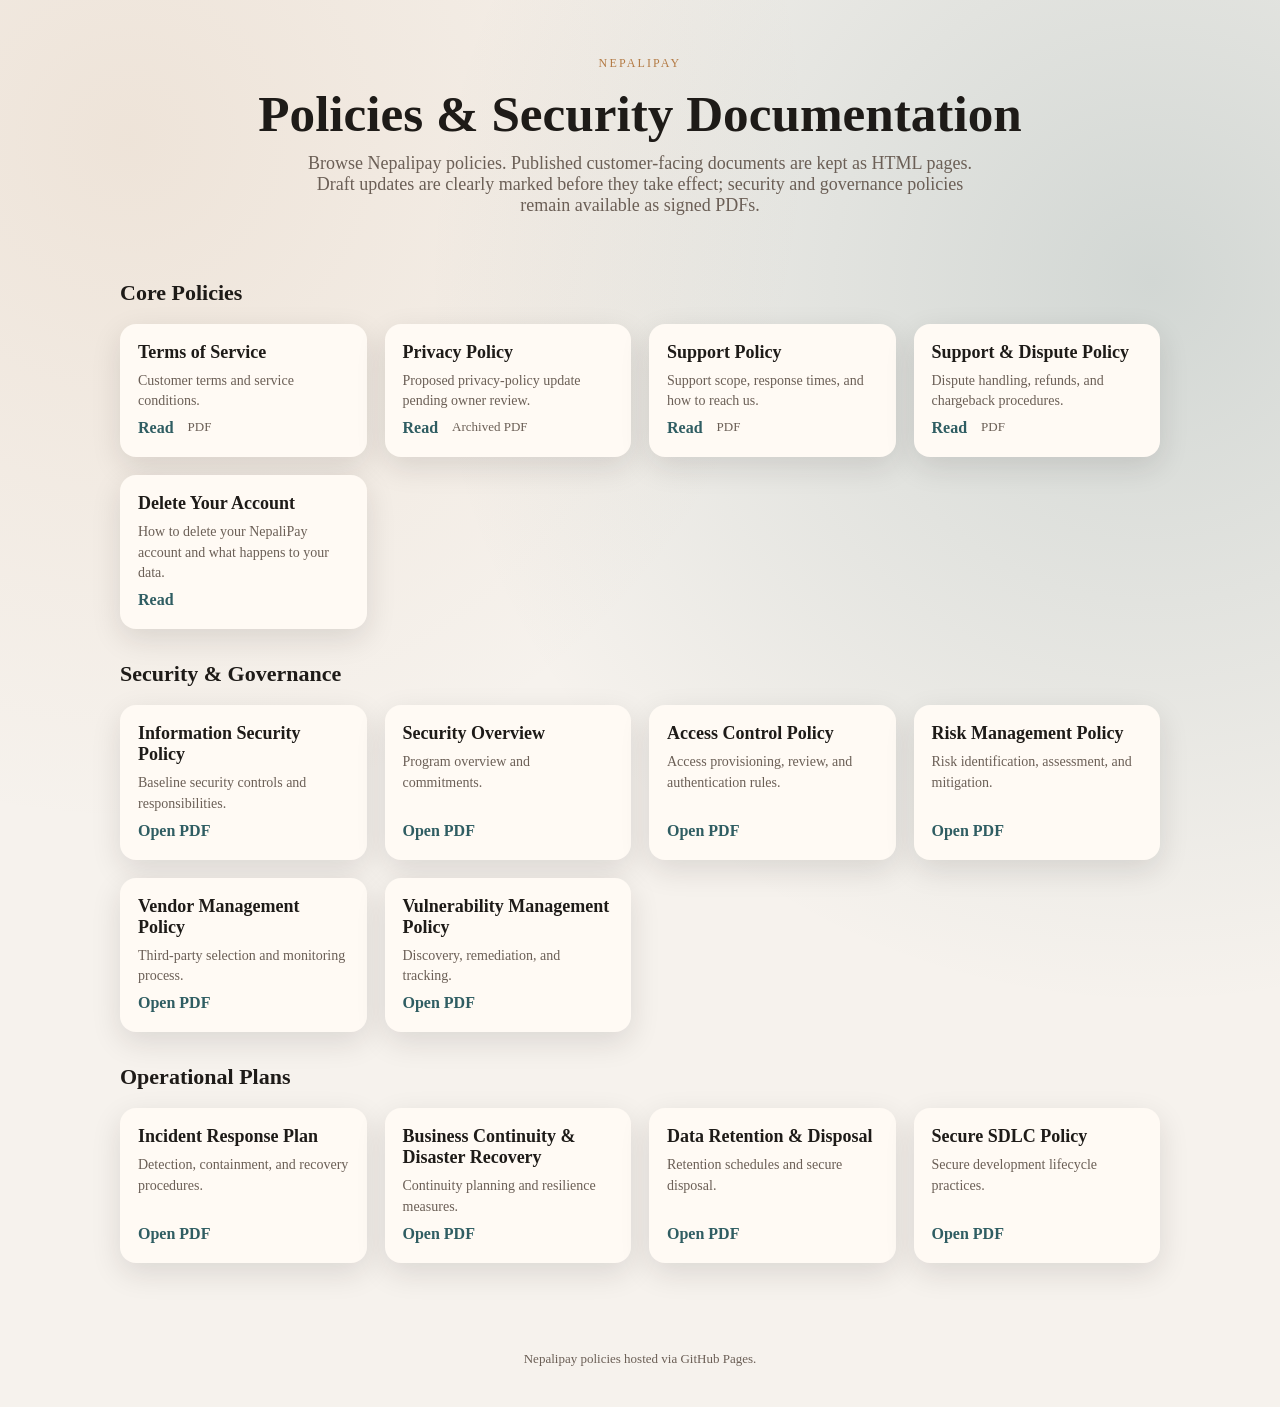
<file: index.html>
<!doctype html>
<html lang="en">
  <head>
    <meta charset="utf-8" />
    <meta name="viewport" content="width=device-width, initial-scale=1" />
    <title>Nepalipay Policies</title>
    <meta
      name="description"
      content="Browse Nepalipay policies and security documentation."
    />
    <style>
      :root {
        --bg: #f6f2ed;
        --ink: #1e1b18;
        --muted: #6b5f56;
        --card: #fffaf4;
        --accent: #2f5d62;
        --accent-2: #b47b45;
        --shadow: 0 10px 30px rgba(30, 27, 24, 0.12);
        --radius: 16px;
      }

      * {
        box-sizing: border-box;
      }

      body {
        margin: 0;
        font-family: "Source Serif 4", "Spectral", "Georgia", serif;
        color: var(--ink);
        background: radial-gradient(
            circle at 10% 10%,
            rgba(180, 123, 69, 0.12),
            transparent 40%
          ),
          radial-gradient(
            circle at 90% 20%,
            rgba(47, 93, 98, 0.18),
            transparent 45%
          ),
          var(--bg);
        min-height: 100vh;
      }

      header {
        padding: 56px 20px 32px;
        text-align: center;
      }

      .eyebrow {
        text-transform: uppercase;
        letter-spacing: 0.18em;
        font-size: 12px;
        color: var(--accent-2);
      }

      h1 {
        margin: 16px auto 12px;
        font-size: clamp(32px, 4vw, 52px);
        line-height: 1.05;
      }

      .subtitle {
        margin: 0 auto;
        max-width: 680px;
        color: var(--muted);
        font-size: 18px;
      }

      main {
        padding: 0 20px 64px;
        max-width: 1080px;
        margin: 0 auto;
      }

      .grid {
        display: grid;
        gap: 18px;
        grid-template-columns: repeat(auto-fit, minmax(240px, 1fr));
      }

      .card {
        background: var(--card);
        border-radius: var(--radius);
        padding: 18px 18px 20px;
        box-shadow: var(--shadow);
        display: flex;
        flex-direction: column;
        gap: 8px;
        transition: transform 220ms ease, box-shadow 220ms ease;
      }

      .card:hover {
        transform: translateY(-4px);
        box-shadow: 0 16px 38px rgba(30, 27, 24, 0.16);
      }

      .card h3 {
        margin: 0;
        font-size: 18px;
      }

      .card p {
        margin: 0;
        color: var(--muted);
        font-size: 14px;
        line-height: 1.45;
      }

      .card a {
        margin-top: auto;
        align-self: flex-start;
        color: var(--accent);
        text-decoration: none;
        font-weight: 600;
      }

      .card a:focus,
      .card a:hover {
        text-decoration: underline;
      }

      .card-actions {
        margin-top: auto;
        display: flex;
        gap: 14px;
        flex-wrap: wrap;
        align-items: center;
      }

      .card-actions a {
        margin-top: 0;
      }

      .card-actions a.secondary {
        color: var(--muted);
        font-weight: 400;
        font-size: 13px;
      }

      .section-title {
        font-size: 22px;
        margin: 32px 0 18px;
      }

      footer {
        padding: 24px 20px 40px;
        text-align: center;
        color: var(--muted);
        font-size: 13px;
      }
    </style>
  </head>
  <body>
    <header>
      <div class="eyebrow">Nepalipay</div>
      <h1>Policies & Security Documentation</h1>
      <p class="subtitle">
        Browse Nepalipay policies. Published customer-facing documents are kept as
        HTML pages. Draft updates are clearly marked before they take effect; security
        and governance policies remain available as signed PDFs.
      </p>
    </header>

    <main>
      <h2 class="section-title">Core Policies</h2>
      <section class="grid" aria-label="Core policies">
        <article class="card">
          <h3>Terms of Service</h3>
          <p>Customer terms and service conditions.</p>
          <div class="card-actions">
            <a href="terms.html">Read</a>
            <a class="secondary" href="TERMS_OF_SERVICE.pdf" target="_blank" rel="noopener">PDF</a>
          </div>
        </article>
        <article class="card">
          <h3>Privacy Policy</h3>
          <p>Proposed privacy-policy update pending owner review.</p>
          <div class="card-actions">
            <a href="privacy.html">Read</a>
            <a class="secondary" href="PRIVACY_POLICY.pdf" target="_blank" rel="noopener">Archived PDF</a>
          </div>
        </article>
        <article class="card">
          <h3>Support Policy</h3>
          <p>Support scope, response times, and how to reach us.</p>
          <div class="card-actions">
            <a href="support.html">Read</a>
            <a class="secondary" href="SUPPORT.pdf" target="_blank" rel="noopener">PDF</a>
          </div>
        </article>
        <article class="card">
          <h3>Support &amp; Dispute Policy</h3>
          <p>Dispute handling, refunds, and chargeback procedures.</p>
          <div class="card-actions">
            <a href="dispute.html">Read</a>
            <a class="secondary" href="Support_and_Dispute_Policy.pdf" target="_blank" rel="noopener">PDF</a>
          </div>
        </article>
        <article class="card">
          <h3>Delete Your Account</h3>
          <p>How to delete your NepaliPay account and what happens to your data.</p>
          <div class="card-actions">
            <a href="https://nepalipay.com/deleteaccount">Read</a>
          </div>
        </article>
      </section>

      <h2 class="section-title">Security & Governance</h2>
      <section class="grid" aria-label="Security and governance">
        <article class="card">
          <h3>Information Security Policy</h3>
          <p>Baseline security controls and responsibilities.</p>
          <a
            href="information-security-policy.pdf"
            target="_blank"
            rel="noopener"
            >Open PDF</a
          >
        </article>
        <article class="card">
          <h3>Security Overview</h3>
          <p>Program overview and commitments.</p>
          <a href="security-overview.pdf" target="_blank" rel="noopener"
            >Open PDF</a
          >
        </article>
        <article class="card">
          <h3>Access Control Policy</h3>
          <p>Access provisioning, review, and authentication rules.</p>
          <a href="access-control-policy.pdf" target="_blank" rel="noopener"
            >Open PDF</a
          >
        </article>
        <article class="card">
          <h3>Risk Management Policy</h3>
          <p>Risk identification, assessment, and mitigation.</p>
          <a href="risk-management-policy.pdf" target="_blank" rel="noopener"
            >Open PDF</a
          >
        </article>
        <article class="card">
          <h3>Vendor Management Policy</h3>
          <p>Third-party selection and monitoring process.</p>
          <a href="vendor-management-policy.pdf" target="_blank" rel="noopener"
            >Open PDF</a
          >
        </article>
        <article class="card">
          <h3>Vulnerability Management Policy</h3>
          <p>Discovery, remediation, and tracking.</p>
          <a
            href="vulnerability-management-policy.pdf"
            target="_blank"
            rel="noopener"
            >Open PDF</a
          >
        </article>
      </section>

      <h2 class="section-title">Operational Plans</h2>
      <section class="grid" aria-label="Operational plans">
        <article class="card">
          <h3>Incident Response Plan</h3>
          <p>Detection, containment, and recovery procedures.</p>
          <a href="incident-response-plan.pdf" target="_blank" rel="noopener"
            >Open PDF</a
          >
        </article>
        <article class="card">
          <h3>Business Continuity & Disaster Recovery</h3>
          <p>Continuity planning and resilience measures.</p>
          <a
            href="business-continuity-and-disaster-recovery-plan.pdf"
            target="_blank"
            rel="noopener"
            >Open PDF</a
          >
        </article>
        <article class="card">
          <h3>Data Retention & Disposal</h3>
          <p>Retention schedules and secure disposal.</p>
          <a href="data-retention-and-disposal-policy.pdf" target="_blank" rel="noopener"
            >Open PDF</a
          >
        </article>
        <article class="card">
          <h3>Secure SDLC Policy</h3>
          <p>Secure development lifecycle practices.</p>
          <a href="secure-sdlc-policy.pdf" target="_blank" rel="noopener"
            >Open PDF</a
          >
        </article>
      </section>
    </main>

    <footer>
      Nepalipay policies hosted via GitHub Pages.
    </footer>
  </body>
</html>
</file>
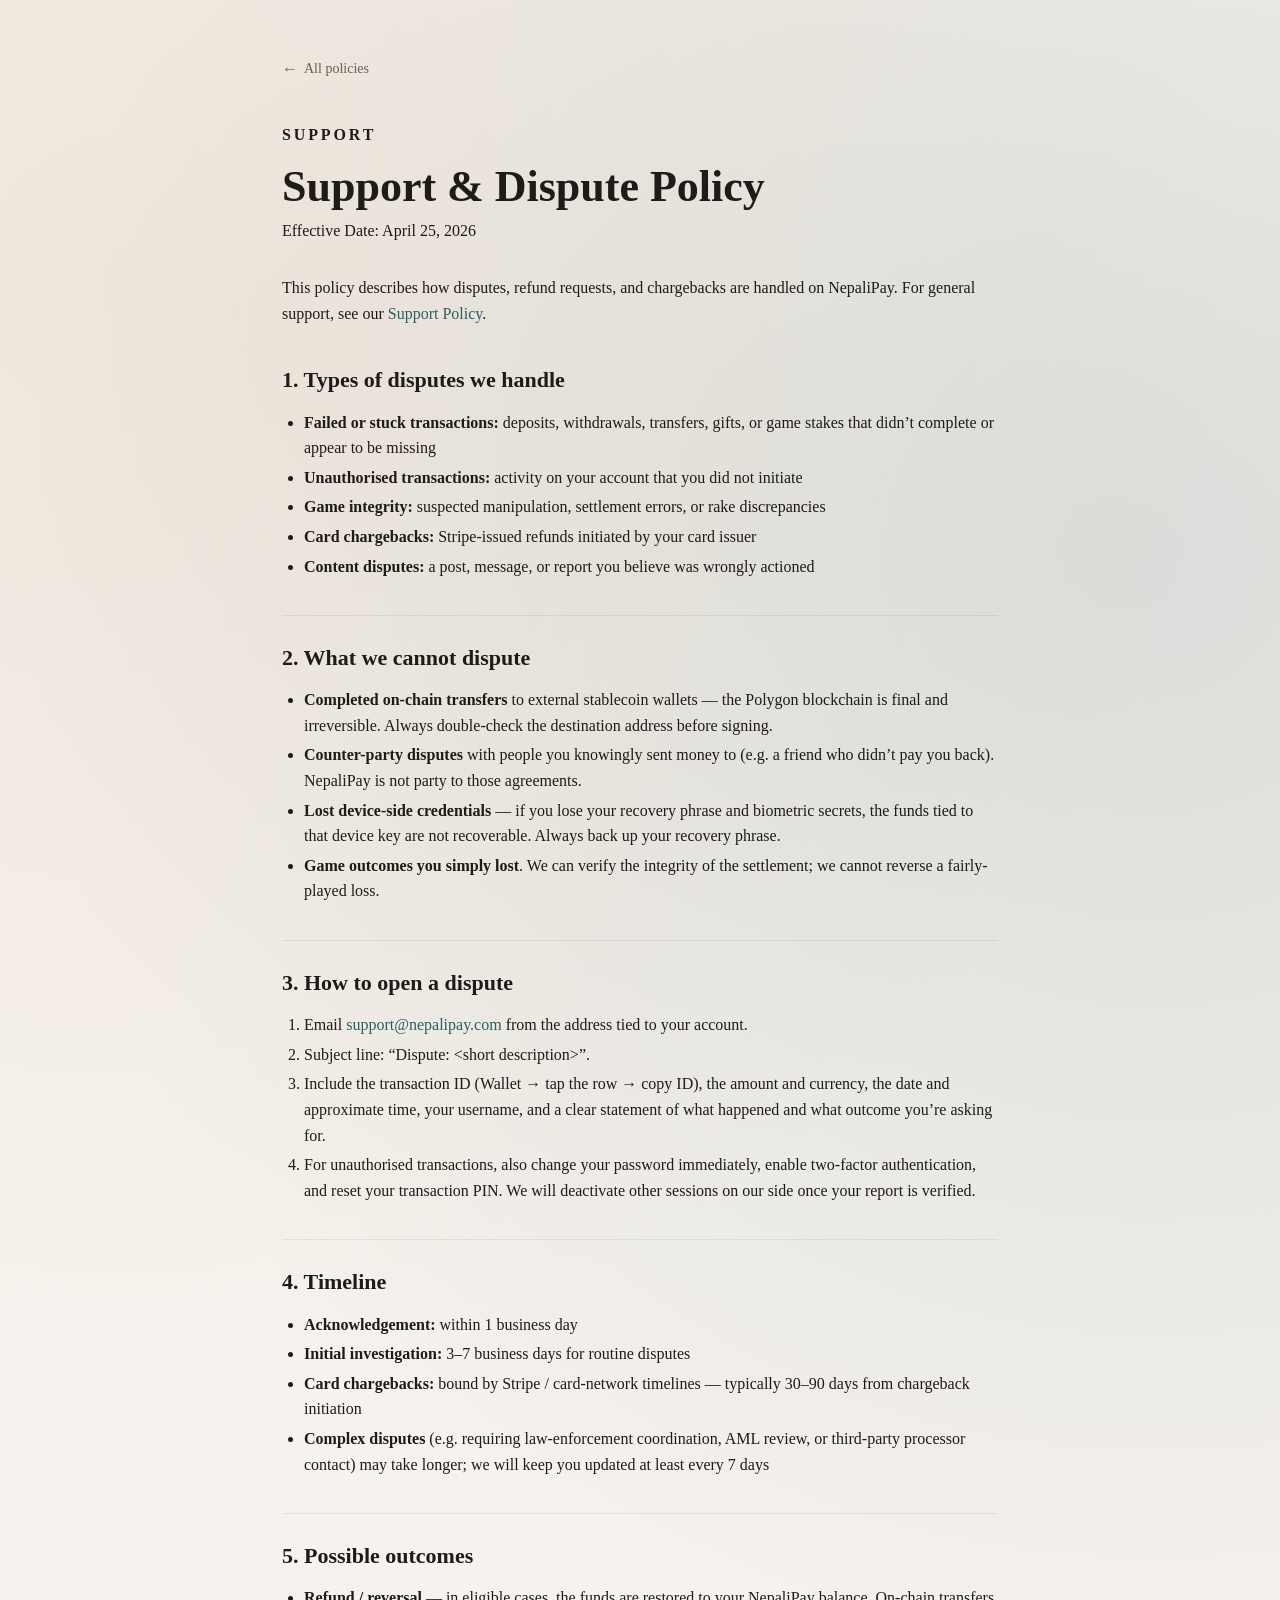
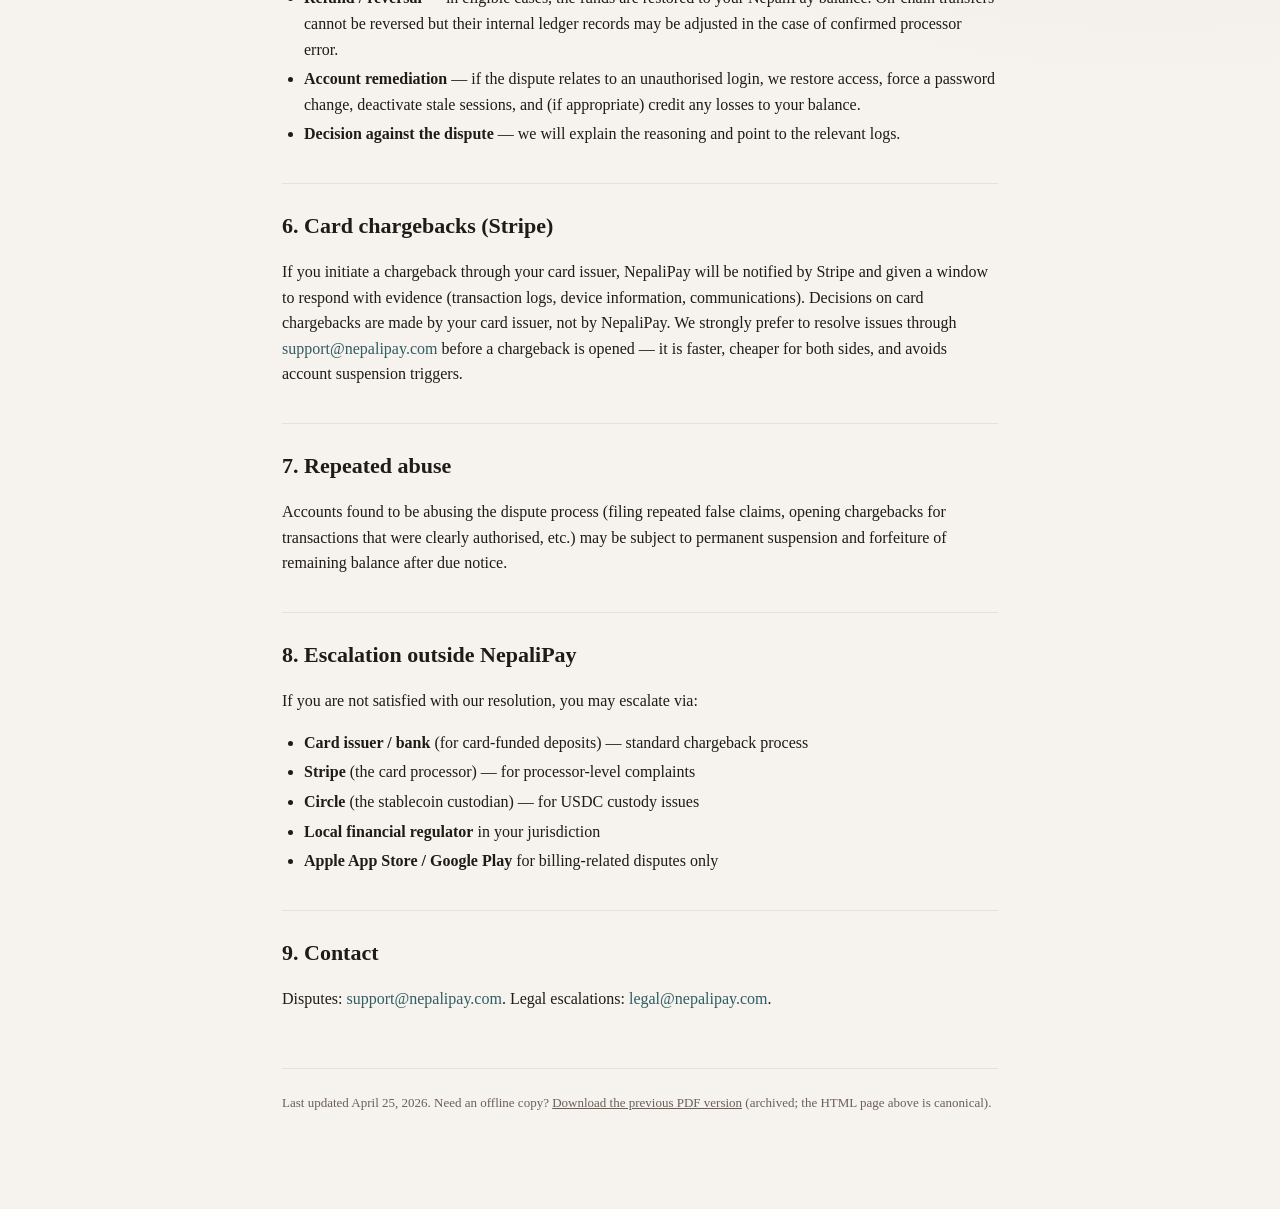
<file: dispute.html>
<!doctype html>
<html lang="en">
  <head>
    <meta charset="utf-8" />
    <meta name="viewport" content="width=device-width, initial-scale=1" />
    <title>Support &amp; Dispute Policy — NepaliPay</title>
    <meta
      name="description"
      content="How NepaliPay handles disputes, chargebacks, refunds, and unresolved transactions."
    />
    <link rel="stylesheet" href="assets/doc.css" />
  </head>
  <body>
    <article class="doc">
      <a href="index.html" class="doc-back">All policies</a>

      <p class="doc-eyebrow">Support</p>
      <h1>Support &amp; Dispute Policy</h1>
      <p class="doc-meta">Effective Date: April 25, 2026</p>

      <p>
        This policy describes how disputes, refund requests, and chargebacks are handled on
        NepaliPay. For general support, see our <a href="support.html">Support Policy</a>.
      </p>

      <h2>1. Types of disputes we handle</h2>
      <ul>
        <li>
          <strong>Failed or stuck transactions:</strong> deposits, withdrawals, transfers, gifts,
          or game stakes that didn&rsquo;t complete or appear to be missing
        </li>
        <li>
          <strong>Unauthorised transactions:</strong> activity on your account that you did not
          initiate
        </li>
        <li>
          <strong>Game integrity:</strong> suspected manipulation, settlement errors, or rake
          discrepancies
        </li>
        <li>
          <strong>Card chargebacks:</strong> Stripe-issued refunds initiated by your card issuer
        </li>
        <li>
          <strong>Content disputes:</strong> a post, message, or report you believe was wrongly
          actioned
        </li>
      </ul>

      <h2>2. What we cannot dispute</h2>
      <ul>
        <li>
          <strong>Completed on-chain transfers</strong> to external stablecoin wallets &mdash;
          the Polygon blockchain is final and irreversible. Always double-check the destination
          address before signing.
        </li>
        <li>
          <strong>Counter-party disputes</strong> with people you knowingly sent money to (e.g. a
          friend who didn&rsquo;t pay you back). NepaliPay is not party to those agreements.
        </li>
        <li>
          <strong>Lost device-side credentials</strong> &mdash; if you lose your recovery phrase
          and biometric secrets, the funds tied to that device key are not recoverable. Always
          back up your recovery phrase.
        </li>
        <li>
          <strong>Game outcomes you simply lost</strong>. We can verify the integrity of the
          settlement; we cannot reverse a fairly-played loss.
        </li>
      </ul>

      <h2>3. How to open a dispute</h2>
      <ol>
        <li>
          Email <a href="mailto:support@nepalipay.com">support@nepalipay.com</a> from the address
          tied to your account.
        </li>
        <li>
          Subject line: &ldquo;Dispute: &lt;short description&gt;&rdquo;.
        </li>
        <li>
          Include the transaction ID (Wallet → tap the row → copy ID), the amount and currency,
          the date and approximate time, your username, and a clear statement of what happened
          and what outcome you&rsquo;re asking for.
        </li>
        <li>
          For unauthorised transactions, also change your password immediately, enable two-factor
          authentication, and reset your transaction PIN. We will deactivate other sessions on
          our side once your report is verified.
        </li>
      </ol>

      <h2>4. Timeline</h2>
      <ul>
        <li><strong>Acknowledgement:</strong> within 1 business day</li>
        <li>
          <strong>Initial investigation:</strong> 3&ndash;7 business days for routine disputes
        </li>
        <li>
          <strong>Card chargebacks:</strong> bound by Stripe / card-network timelines &mdash;
          typically 30&ndash;90 days from chargeback initiation
        </li>
        <li>
          <strong>Complex disputes</strong> (e.g. requiring law-enforcement coordination, AML
          review, or third-party processor contact) may take longer; we will keep you updated at
          least every 7 days
        </li>
      </ul>

      <h2>5. Possible outcomes</h2>
      <ul>
        <li>
          <strong>Refund / reversal</strong> &mdash; in eligible cases, the funds are restored to
          your NepaliPay balance. On-chain transfers cannot be reversed but their internal
          ledger records may be adjusted in the case of confirmed processor error.
        </li>
        <li>
          <strong>Account remediation</strong> &mdash; if the dispute relates to an unauthorised
          login, we restore access, force a password change, deactivate stale sessions, and
          (if appropriate) credit any losses to your balance.
        </li>
        <li>
          <strong>Decision against the dispute</strong> &mdash; we will explain the reasoning and
          point to the relevant logs.
        </li>
      </ul>

      <h2>6. Card chargebacks (Stripe)</h2>
      <p>
        If you initiate a chargeback through your card issuer, NepaliPay will be notified by
        Stripe and given a window to respond with evidence (transaction logs, device
        information, communications). Decisions on card chargebacks are made by your card
        issuer, not by NepaliPay. We strongly prefer to resolve issues through
        <a href="mailto:support@nepalipay.com">support@nepalipay.com</a> before a chargeback is
        opened &mdash; it is faster, cheaper for both sides, and avoids account suspension
        triggers.
      </p>

      <h2>7. Repeated abuse</h2>
      <p>
        Accounts found to be abusing the dispute process (filing repeated false claims, opening
        chargebacks for transactions that were clearly authorised, etc.) may be subject to
        permanent suspension and forfeiture of remaining balance after due notice.
      </p>

      <h2>8. Escalation outside NepaliPay</h2>
      <p>
        If you are not satisfied with our resolution, you may escalate via:
      </p>
      <ul>
        <li>
          <strong>Card issuer / bank</strong> (for card-funded deposits) &mdash; standard
          chargeback process
        </li>
        <li>
          <strong>Stripe</strong> (the card processor) &mdash; for processor-level complaints
        </li>
        <li>
          <strong>Circle</strong> (the stablecoin custodian) &mdash; for USDC custody issues
        </li>
        <li>
          <strong>Local financial regulator</strong> in your jurisdiction
        </li>
        <li>
          <strong>Apple App Store / Google Play</strong> for billing-related disputes only
        </li>
      </ul>

      <h2>9. Contact</h2>
      <p>
        Disputes: <a href="mailto:support@nepalipay.com">support@nepalipay.com</a>. Legal
        escalations: <a href="mailto:legal@nepalipay.com">legal@nepalipay.com</a>.
      </p>

      <div class="doc-foot">
        Last updated April 25, 2026.
        Need an offline copy?
        <a href="Support_and_Dispute_Policy.pdf">Download the previous PDF version</a>
        (archived; the HTML page above is canonical).
      </div>
    </article>
  </body>
</html>
</file>
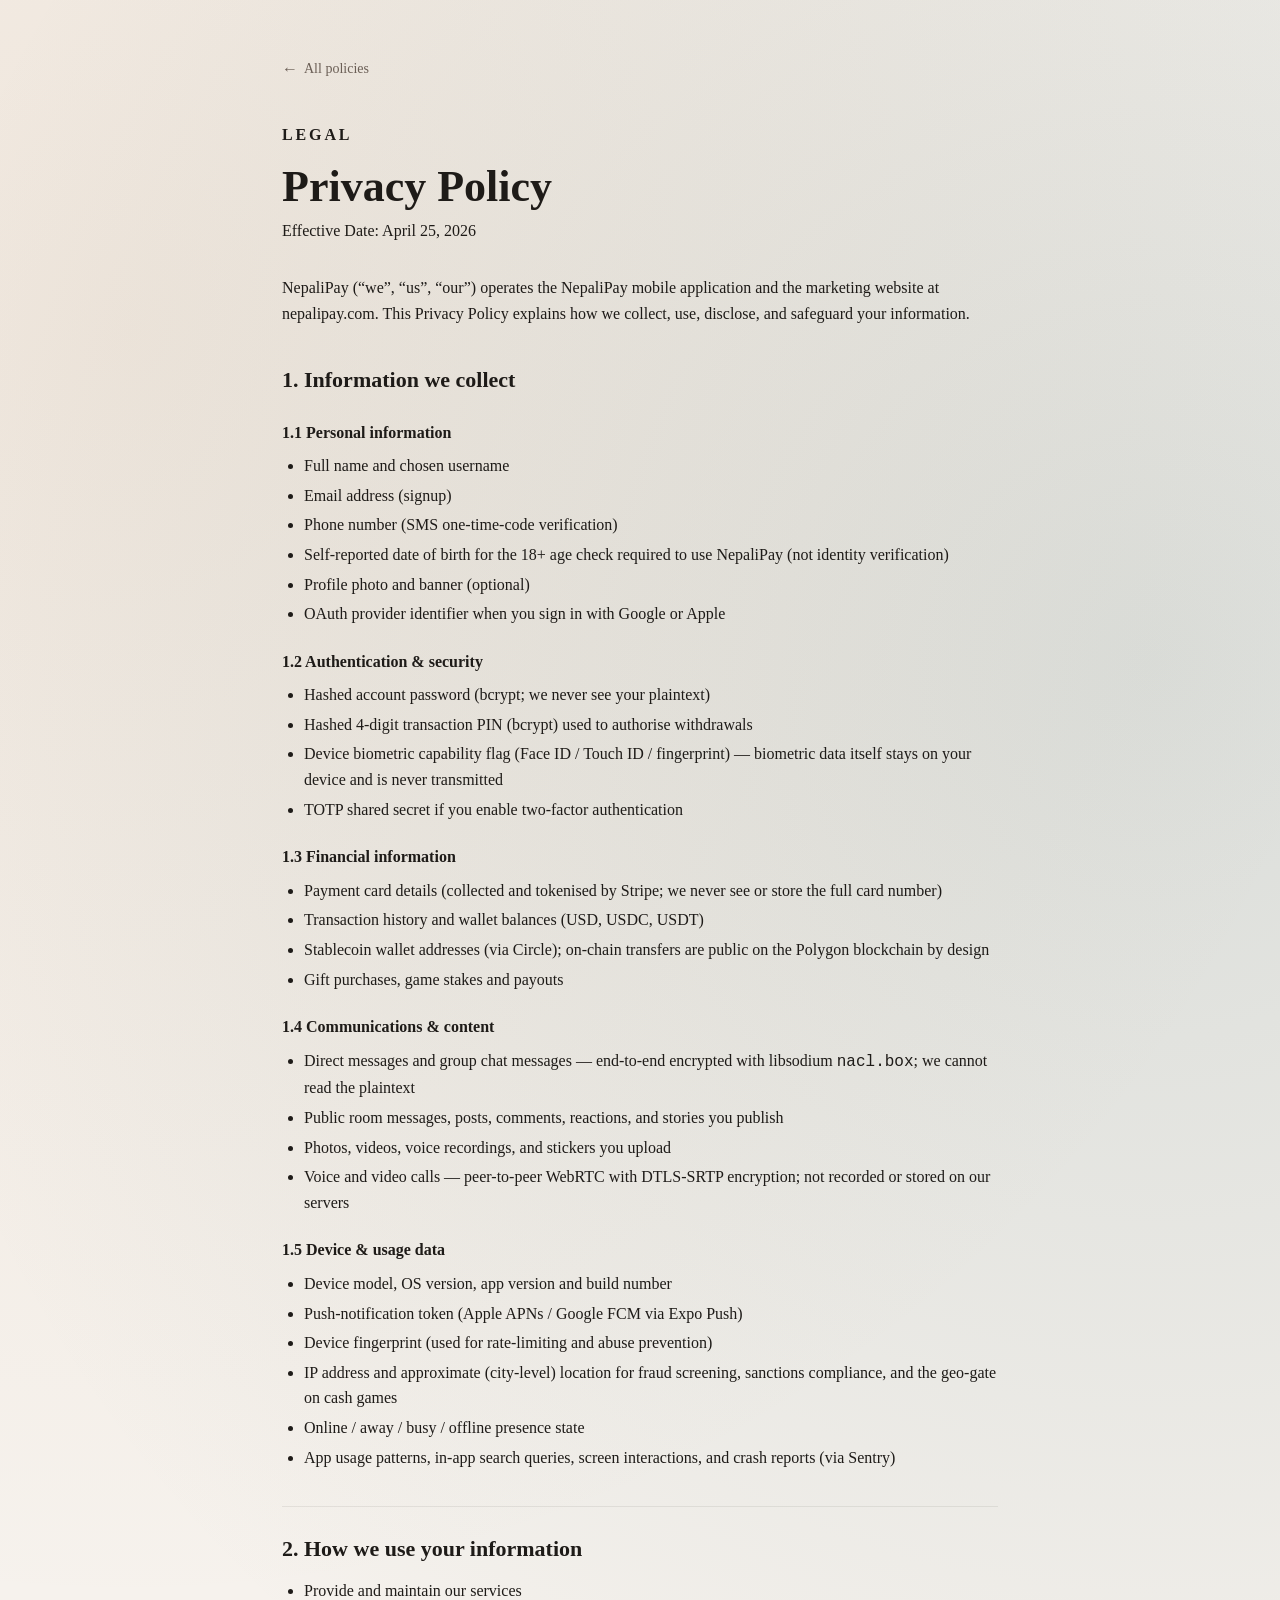
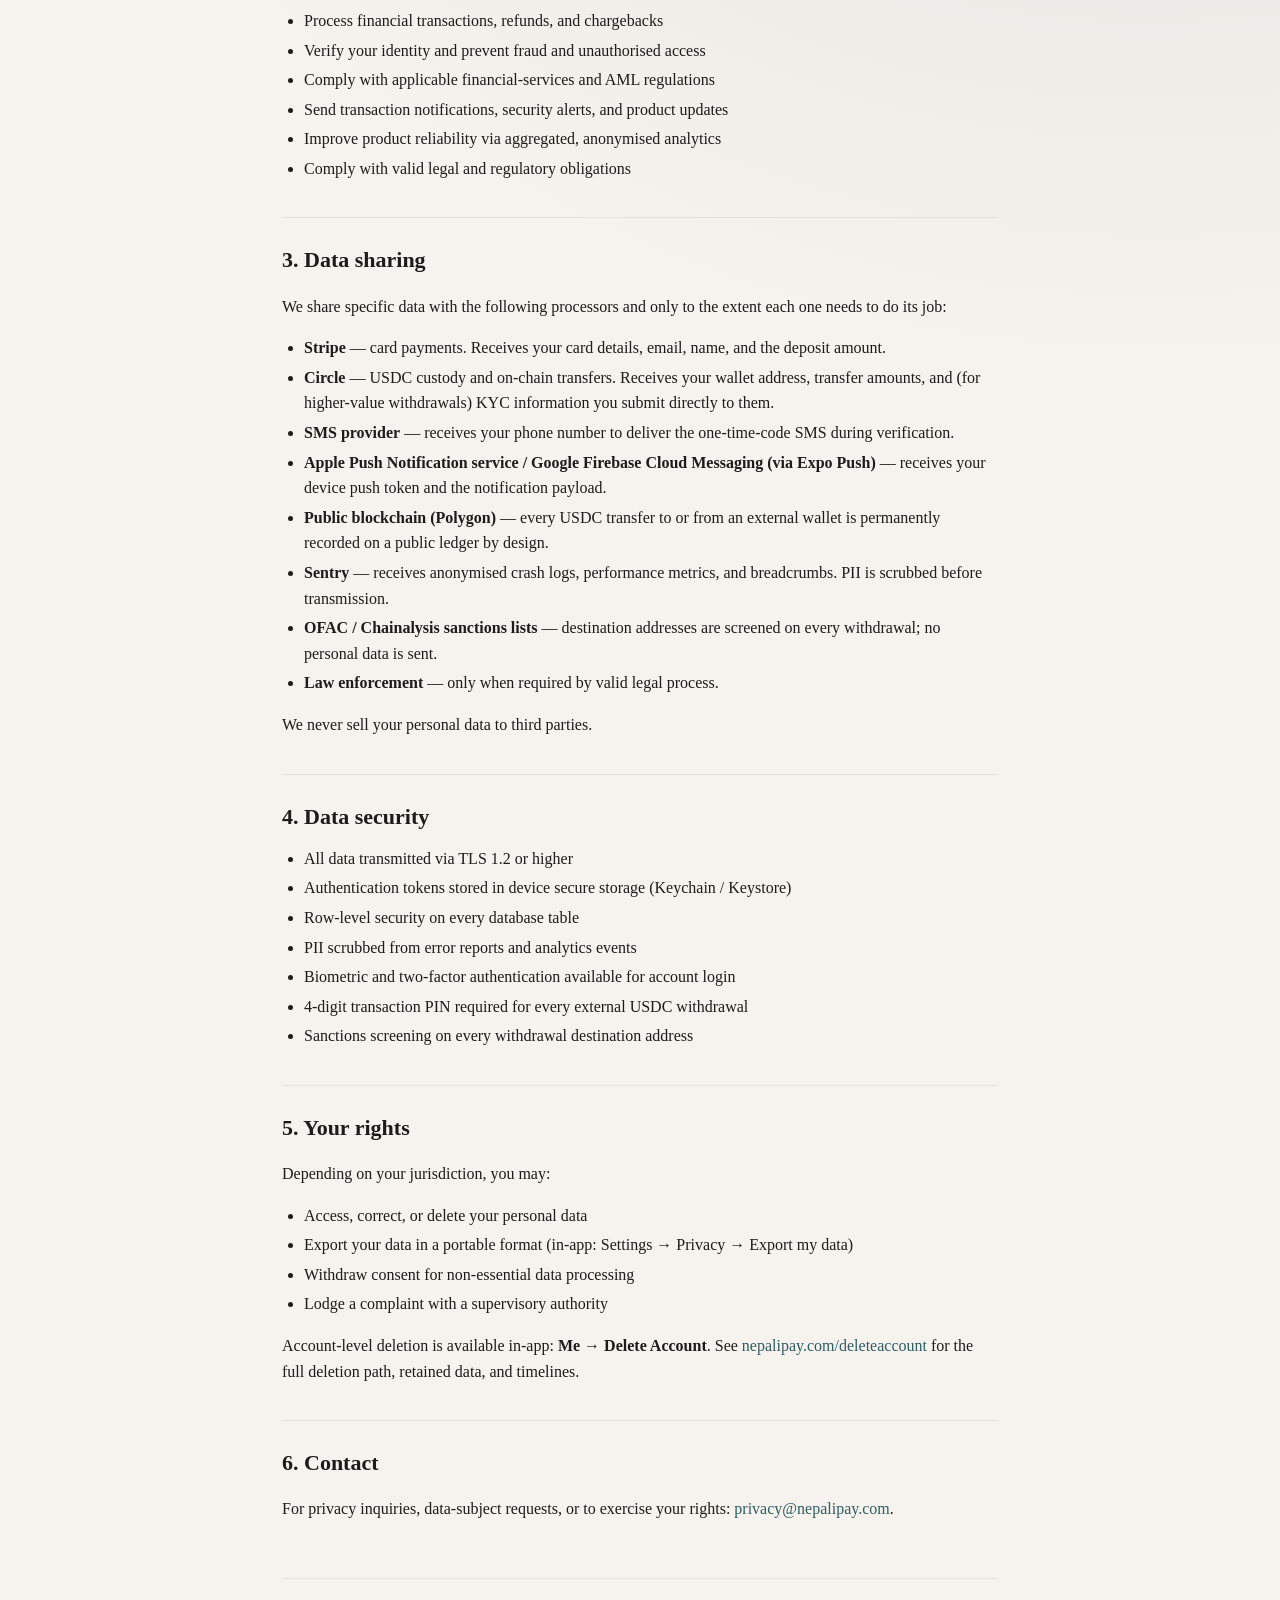
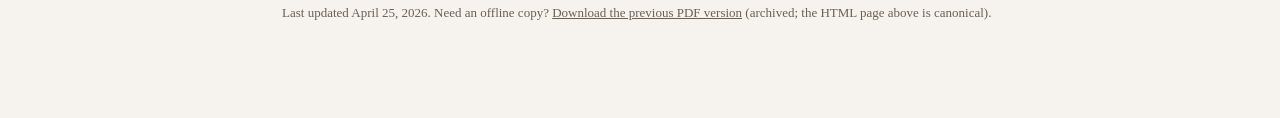
<file: privacy.html>
<!doctype html>
<html lang="en">
  <head>
    <meta charset="utf-8" />
    <meta name="viewport" content="width=device-width, initial-scale=1" />
    <title>Privacy Policy — NepaliPay</title>
    <meta
      name="description"
      content="How NepaliPay collects, uses, discloses, and safeguards your personal information."
    />
    <link rel="stylesheet" href="assets/doc.css" />
  </head>
  <body>
    <article class="doc">
      <a href="index.html" class="doc-back">All policies</a>

      <p class="doc-eyebrow">Legal</p>
      <h1>Privacy Policy</h1>
      <p class="doc-meta">Effective Date: April 25, 2026</p>

      <p>
        NepaliPay (&ldquo;we&rdquo;, &ldquo;us&rdquo;, &ldquo;our&rdquo;) operates the NepaliPay
        mobile application and the marketing website at nepalipay.com. This Privacy Policy
        explains how we collect, use, disclose, and safeguard your information.
      </p>

      <h2>1. Information we collect</h2>

      <h3>1.1 Personal information</h3>
      <ul>
        <li>Full name and chosen username</li>
        <li>Email address (signup)</li>
        <li>Phone number (SMS one-time-code verification)</li>
        <li>Self-reported date of birth for the 18+ age check required to use NepaliPay (not identity verification)</li>
        <li>Profile photo and banner (optional)</li>
        <li>OAuth provider identifier when you sign in with Google or Apple</li>
      </ul>

      <h3>1.2 Authentication &amp; security</h3>
      <ul>
        <li>Hashed account password (bcrypt; we never see your plaintext)</li>
        <li>Hashed 4-digit transaction PIN (bcrypt) used to authorise withdrawals</li>
        <li>
          Device biometric capability flag (Face ID / Touch ID / fingerprint) — biometric data
          itself stays on your device and is never transmitted
        </li>
        <li>TOTP shared secret if you enable two-factor authentication</li>
      </ul>

      <h3>1.3 Financial information</h3>
      <ul>
        <li>
          Payment card details (collected and tokenised by Stripe; we never see or store the full
          card number)
        </li>
        <li>Transaction history and wallet balances (USD, USDC, USDT)</li>
        <li>
          Stablecoin wallet addresses (via Circle); on-chain transfers are public on the Polygon
          blockchain by design
        </li>
        <li>Gift purchases, game stakes and payouts</li>
      </ul>

      <h3>1.4 Communications &amp; content</h3>
      <ul>
        <li>
          Direct messages and group chat messages — end-to-end encrypted with libsodium
          <code>nacl.box</code>; we cannot read the plaintext
        </li>
        <li>Public room messages, posts, comments, reactions, and stories you publish</li>
        <li>Photos, videos, voice recordings, and stickers you upload</li>
        <li>
          Voice and video calls — peer-to-peer WebRTC with DTLS-SRTP encryption; not recorded or
          stored on our servers
        </li>
      </ul>

      <h3>1.5 Device &amp; usage data</h3>
      <ul>
        <li>Device model, OS version, app version and build number</li>
        <li>Push-notification token (Apple APNs / Google FCM via Expo Push)</li>
        <li>Device fingerprint (used for rate-limiting and abuse prevention)</li>
        <li>
          IP address and approximate (city-level) location for fraud screening, sanctions
          compliance, and the geo-gate on cash games
        </li>
        <li>Online / away / busy / offline presence state</li>
        <li>
          App usage patterns, in-app search queries, screen interactions, and crash reports
          (via Sentry)
        </li>
      </ul>

      <h2>2. How we use your information</h2>
      <ul>
        <li>Provide and maintain our services</li>
        <li>Process financial transactions, refunds, and chargebacks</li>
        <li>Verify your identity and prevent fraud and unauthorised access</li>
        <li>Comply with applicable financial-services and AML regulations</li>
        <li>Send transaction notifications, security alerts, and product updates</li>
        <li>Improve product reliability via aggregated, anonymised analytics</li>
        <li>Comply with valid legal and regulatory obligations</li>
      </ul>

      <h2>3. Data sharing</h2>
      <p>
        We share specific data with the following processors and only to the extent each one
        needs to do its job:
      </p>
      <ul>
        <li>
          <strong>Stripe</strong> — card payments. Receives your card details, email, name, and
          the deposit amount.
        </li>
        <li>
          <strong>Circle</strong> — USDC custody and on-chain transfers. Receives your wallet
          address, transfer amounts, and (for higher-value withdrawals) KYC information you
          submit directly to them.
        </li>
        <li>
          <strong>SMS provider</strong> — receives your phone number to deliver the one-time-code
          SMS during verification.
        </li>
        <li>
          <strong>Apple Push Notification service / Google Firebase Cloud Messaging
          (via Expo Push)</strong> — receives your device push token and the notification
          payload.
        </li>
        <li>
          <strong>Public blockchain (Polygon)</strong> — every USDC transfer to or from an
          external wallet is permanently recorded on a public ledger by design.
        </li>
        <li>
          <strong>Sentry</strong> — receives anonymised crash logs, performance metrics, and
          breadcrumbs. PII is scrubbed before transmission.
        </li>
        <li>
          <strong>OFAC / Chainalysis sanctions lists</strong> — destination addresses are
          screened on every withdrawal; no personal data is sent.
        </li>
        <li><strong>Law enforcement</strong> — only when required by valid legal process.</li>
      </ul>
      <p>We never sell your personal data to third parties.</p>

      <h2>4. Data security</h2>
      <ul>
        <li>All data transmitted via TLS 1.2 or higher</li>
        <li>Authentication tokens stored in device secure storage (Keychain / Keystore)</li>
        <li>Row-level security on every database table</li>
        <li>PII scrubbed from error reports and analytics events</li>
        <li>Biometric and two-factor authentication available for account login</li>
        <li>4-digit transaction PIN required for every external USDC withdrawal</li>
        <li>Sanctions screening on every withdrawal destination address</li>
      </ul>

      <h2>5. Your rights</h2>
      <p>Depending on your jurisdiction, you may:</p>
      <ul>
        <li>Access, correct, or delete your personal data</li>
        <li>Export your data in a portable format (in-app: Settings → Privacy → Export my data)</li>
        <li>Withdraw consent for non-essential data processing</li>
        <li>Lodge a complaint with a supervisory authority</li>
      </ul>
      <p>
        Account-level deletion is available in-app: <strong>Me → Delete Account</strong>. See
        <a href="https://nepalipay.com/deleteaccount">nepalipay.com/deleteaccount</a> for the
        full deletion path, retained data, and timelines.
      </p>

      <h2>6. Contact</h2>
      <p>
        For privacy inquiries, data-subject requests, or to exercise your rights:
        <a href="mailto:privacy@nepalipay.com">privacy@nepalipay.com</a>.
      </p>

      <div class="doc-foot">
        Last updated April 25, 2026.
        Need an offline copy? <a href="PRIVACY_POLICY.pdf">Download the previous PDF version</a>
        (archived; the HTML page above is canonical).
      </div>
    </article>
  </body>
</html>
</file>
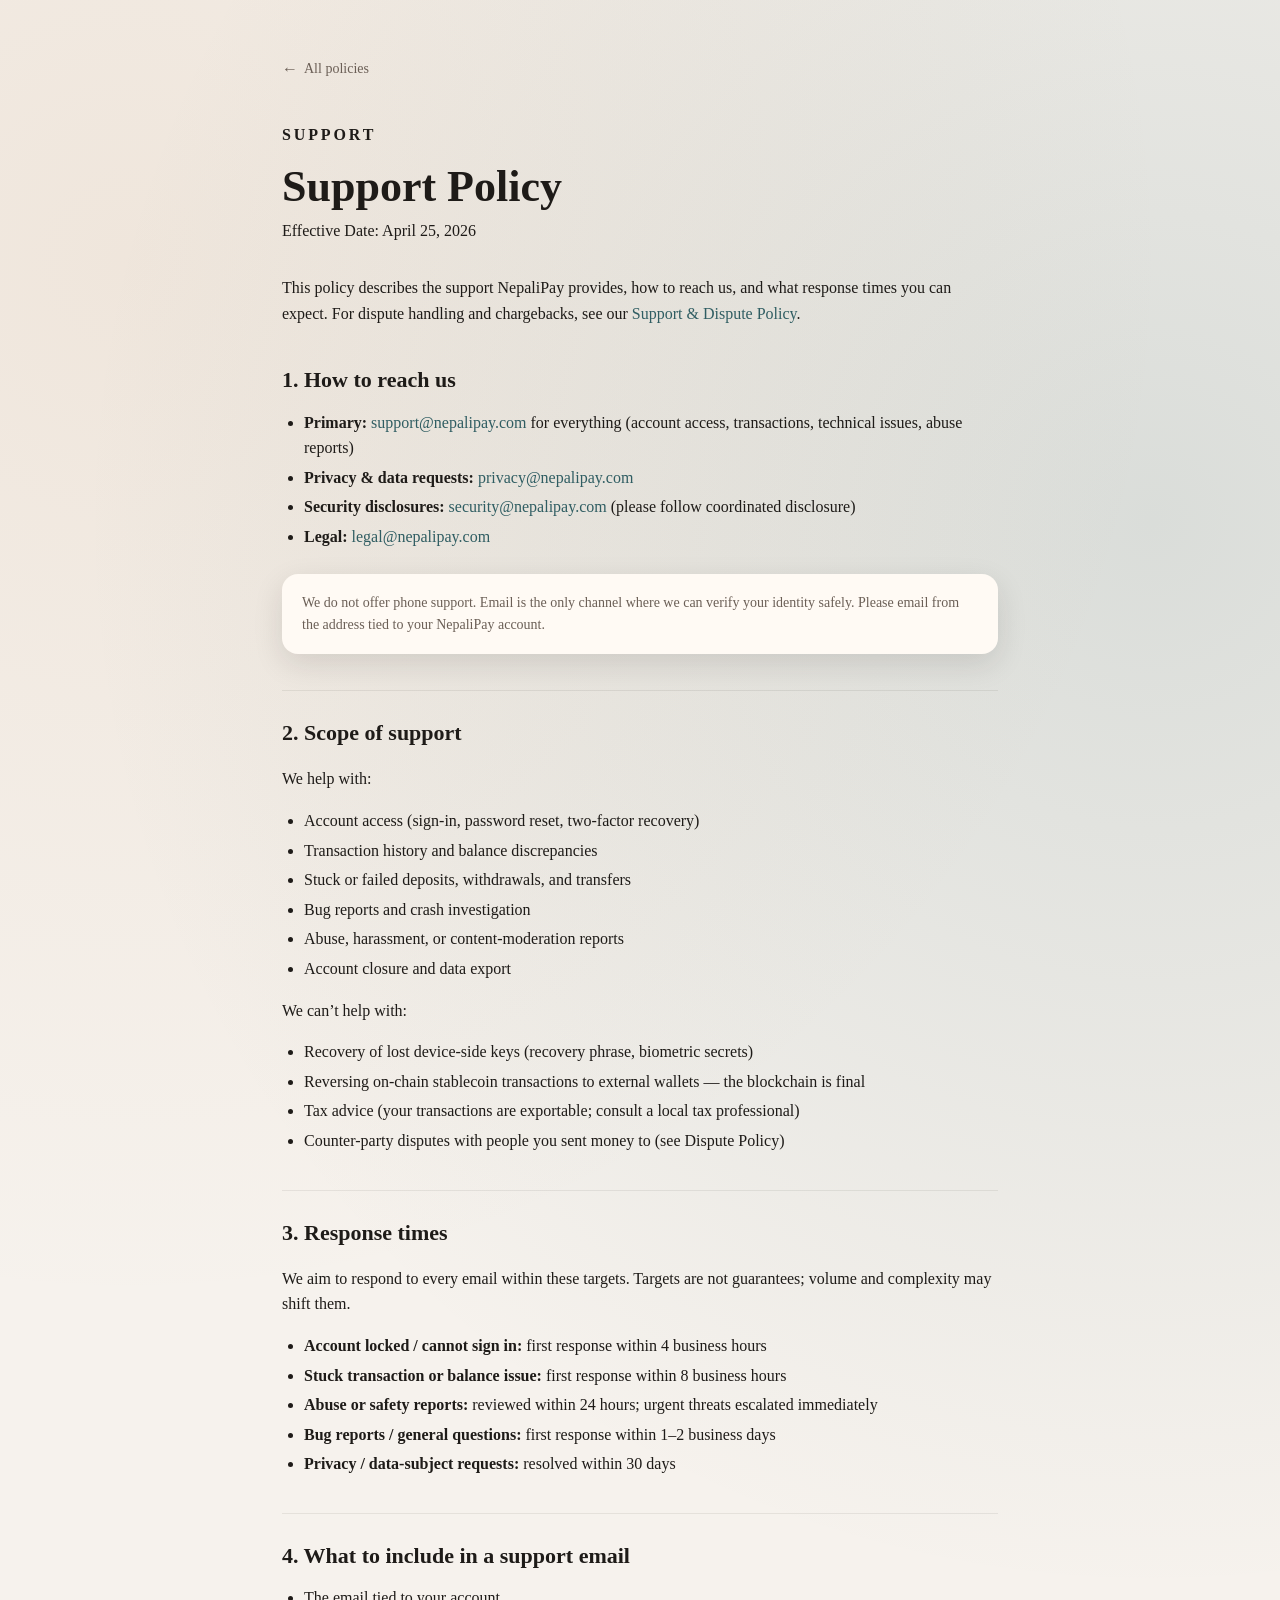
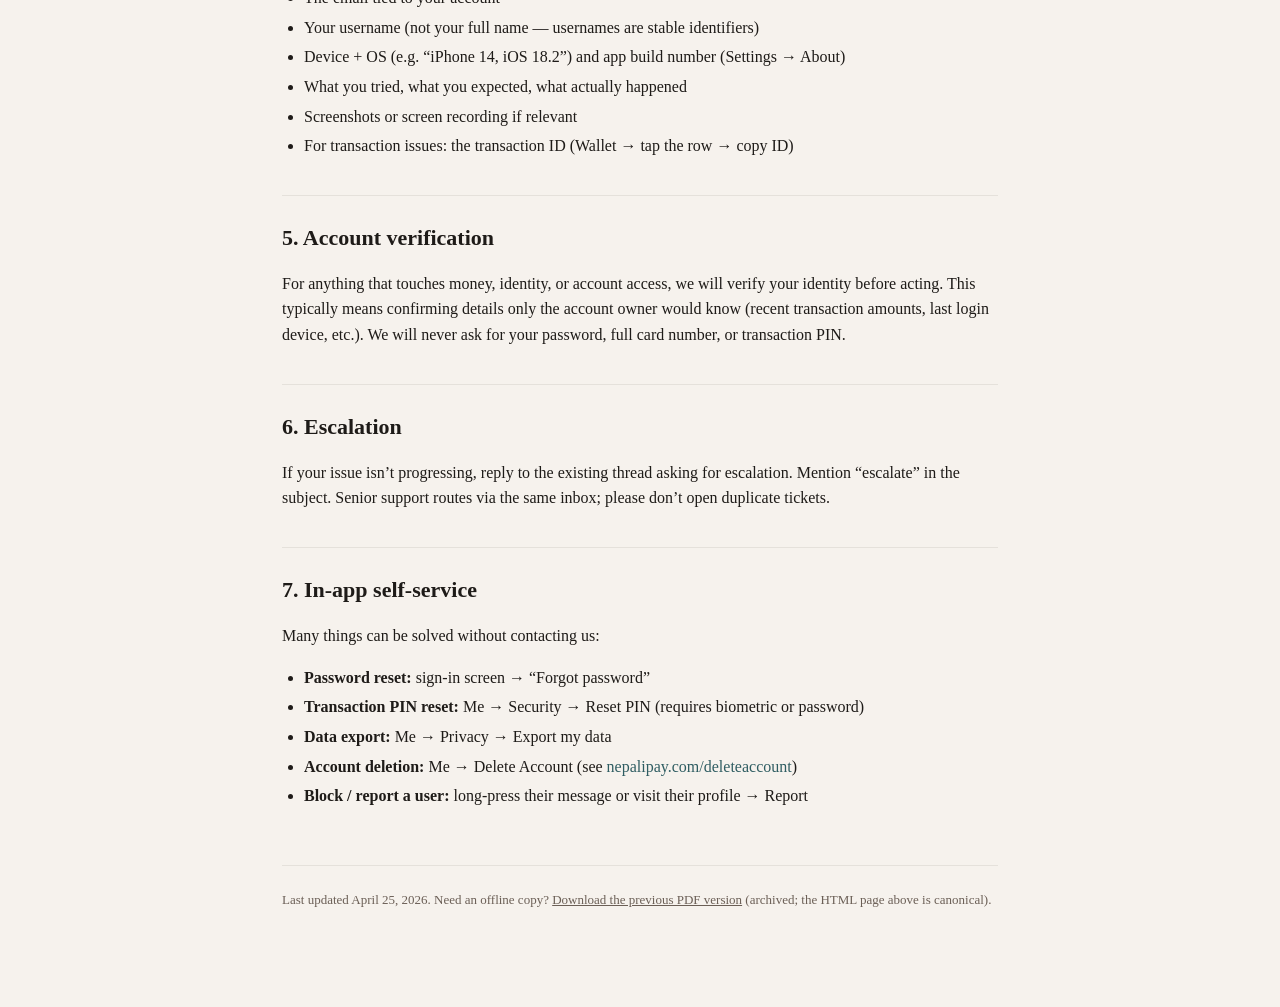
<file: support.html>
<!doctype html>
<html lang="en">
  <head>
    <meta charset="utf-8" />
    <meta name="viewport" content="width=device-width, initial-scale=1" />
    <title>Support Policy — NepaliPay</title>
    <meta
      name="description"
      content="Support scope, response times, and how to reach the NepaliPay team."
    />
    <link rel="stylesheet" href="assets/doc.css" />
  </head>
  <body>
    <article class="doc">
      <a href="index.html" class="doc-back">All policies</a>

      <p class="doc-eyebrow">Support</p>
      <h1>Support Policy</h1>
      <p class="doc-meta">Effective Date: April 25, 2026</p>

      <p>
        This policy describes the support NepaliPay provides, how to reach us, and what response
        times you can expect. For dispute handling and chargebacks, see our
        <a href="dispute.html">Support &amp; Dispute Policy</a>.
      </p>

      <h2>1. How to reach us</h2>
      <ul>
        <li>
          <strong>Primary:</strong>
          <a href="mailto:support@nepalipay.com">support@nepalipay.com</a> for everything
          (account access, transactions, technical issues, abuse reports)
        </li>
        <li>
          <strong>Privacy &amp; data requests:</strong>
          <a href="mailto:privacy@nepalipay.com">privacy@nepalipay.com</a>
        </li>
        <li>
          <strong>Security disclosures:</strong>
          <a href="mailto:security@nepalipay.com">security@nepalipay.com</a> (please follow
          coordinated disclosure)
        </li>
        <li>
          <strong>Legal:</strong>
          <a href="mailto:legal@nepalipay.com">legal@nepalipay.com</a>
        </li>
      </ul>
      <div class="doc-callout">
        <p>
          We do not offer phone support. Email is the only channel where we can verify your
          identity safely. Please email from the address tied to your NepaliPay account.
        </p>
      </div>

      <h2>2. Scope of support</h2>
      <p>We help with:</p>
      <ul>
        <li>Account access (sign-in, password reset, two-factor recovery)</li>
        <li>Transaction history and balance discrepancies</li>
        <li>Stuck or failed deposits, withdrawals, and transfers</li>
        <li>Bug reports and crash investigation</li>
        <li>Abuse, harassment, or content-moderation reports</li>
        <li>Account closure and data export</li>
      </ul>
      <p>We can&rsquo;t help with:</p>
      <ul>
        <li>Recovery of lost device-side keys (recovery phrase, biometric secrets)</li>
        <li>Reversing on-chain stablecoin transactions to external wallets &mdash; the blockchain is final</li>
        <li>Tax advice (your transactions are exportable; consult a local tax professional)</li>
        <li>Counter-party disputes with people you sent money to (see Dispute Policy)</li>
      </ul>

      <h2>3. Response times</h2>
      <p>
        We aim to respond to every email within these targets. Targets are not guarantees; volume
        and complexity may shift them.
      </p>
      <ul>
        <li><strong>Account locked / cannot sign in:</strong> first response within 4 business hours</li>
        <li><strong>Stuck transaction or balance issue:</strong> first response within 8 business hours</li>
        <li><strong>Abuse or safety reports:</strong> reviewed within 24 hours; urgent threats escalated immediately</li>
        <li><strong>Bug reports / general questions:</strong> first response within 1&ndash;2 business days</li>
        <li><strong>Privacy / data-subject requests:</strong> resolved within 30 days</li>
      </ul>

      <h2>4. What to include in a support email</h2>
      <ul>
        <li>The email tied to your account</li>
        <li>Your username (not your full name &mdash; usernames are stable identifiers)</li>
        <li>Device + OS (e.g. &ldquo;iPhone 14, iOS 18.2&rdquo;) and app build number (Settings → About)</li>
        <li>What you tried, what you expected, what actually happened</li>
        <li>Screenshots or screen recording if relevant</li>
        <li>For transaction issues: the transaction ID (Wallet → tap the row → copy ID)</li>
      </ul>

      <h2>5. Account verification</h2>
      <p>
        For anything that touches money, identity, or account access, we will verify your
        identity before acting. This typically means confirming details only the account owner
        would know (recent transaction amounts, last login device, etc.). We will never ask for
        your password, full card number, or transaction PIN.
      </p>

      <h2>6. Escalation</h2>
      <p>
        If your issue isn&rsquo;t progressing, reply to the existing thread asking for
        escalation. Mention &ldquo;escalate&rdquo; in the subject. Senior support routes via the
        same inbox; please don&rsquo;t open duplicate tickets.
      </p>

      <h2>7. In-app self-service</h2>
      <p>
        Many things can be solved without contacting us:
      </p>
      <ul>
        <li>
          <strong>Password reset:</strong> sign-in screen → &ldquo;Forgot password&rdquo;
        </li>
        <li>
          <strong>Transaction PIN reset:</strong> Me → Security → Reset PIN (requires biometric or password)
        </li>
        <li>
          <strong>Data export:</strong> Me → Privacy → Export my data
        </li>
        <li>
          <strong>Account deletion:</strong> Me → Delete Account (see
          <a href="https://nepalipay.com/deleteaccount">nepalipay.com/deleteaccount</a>)
        </li>
        <li>
          <strong>Block / report a user:</strong> long-press their message or visit their profile → Report
        </li>
      </ul>

      <div class="doc-foot">
        Last updated April 25, 2026.
        Need an offline copy? <a href="SUPPORT.pdf">Download the previous PDF version</a>
        (archived; the HTML page above is canonical).
      </div>
    </article>
  </body>
</html>
</file>
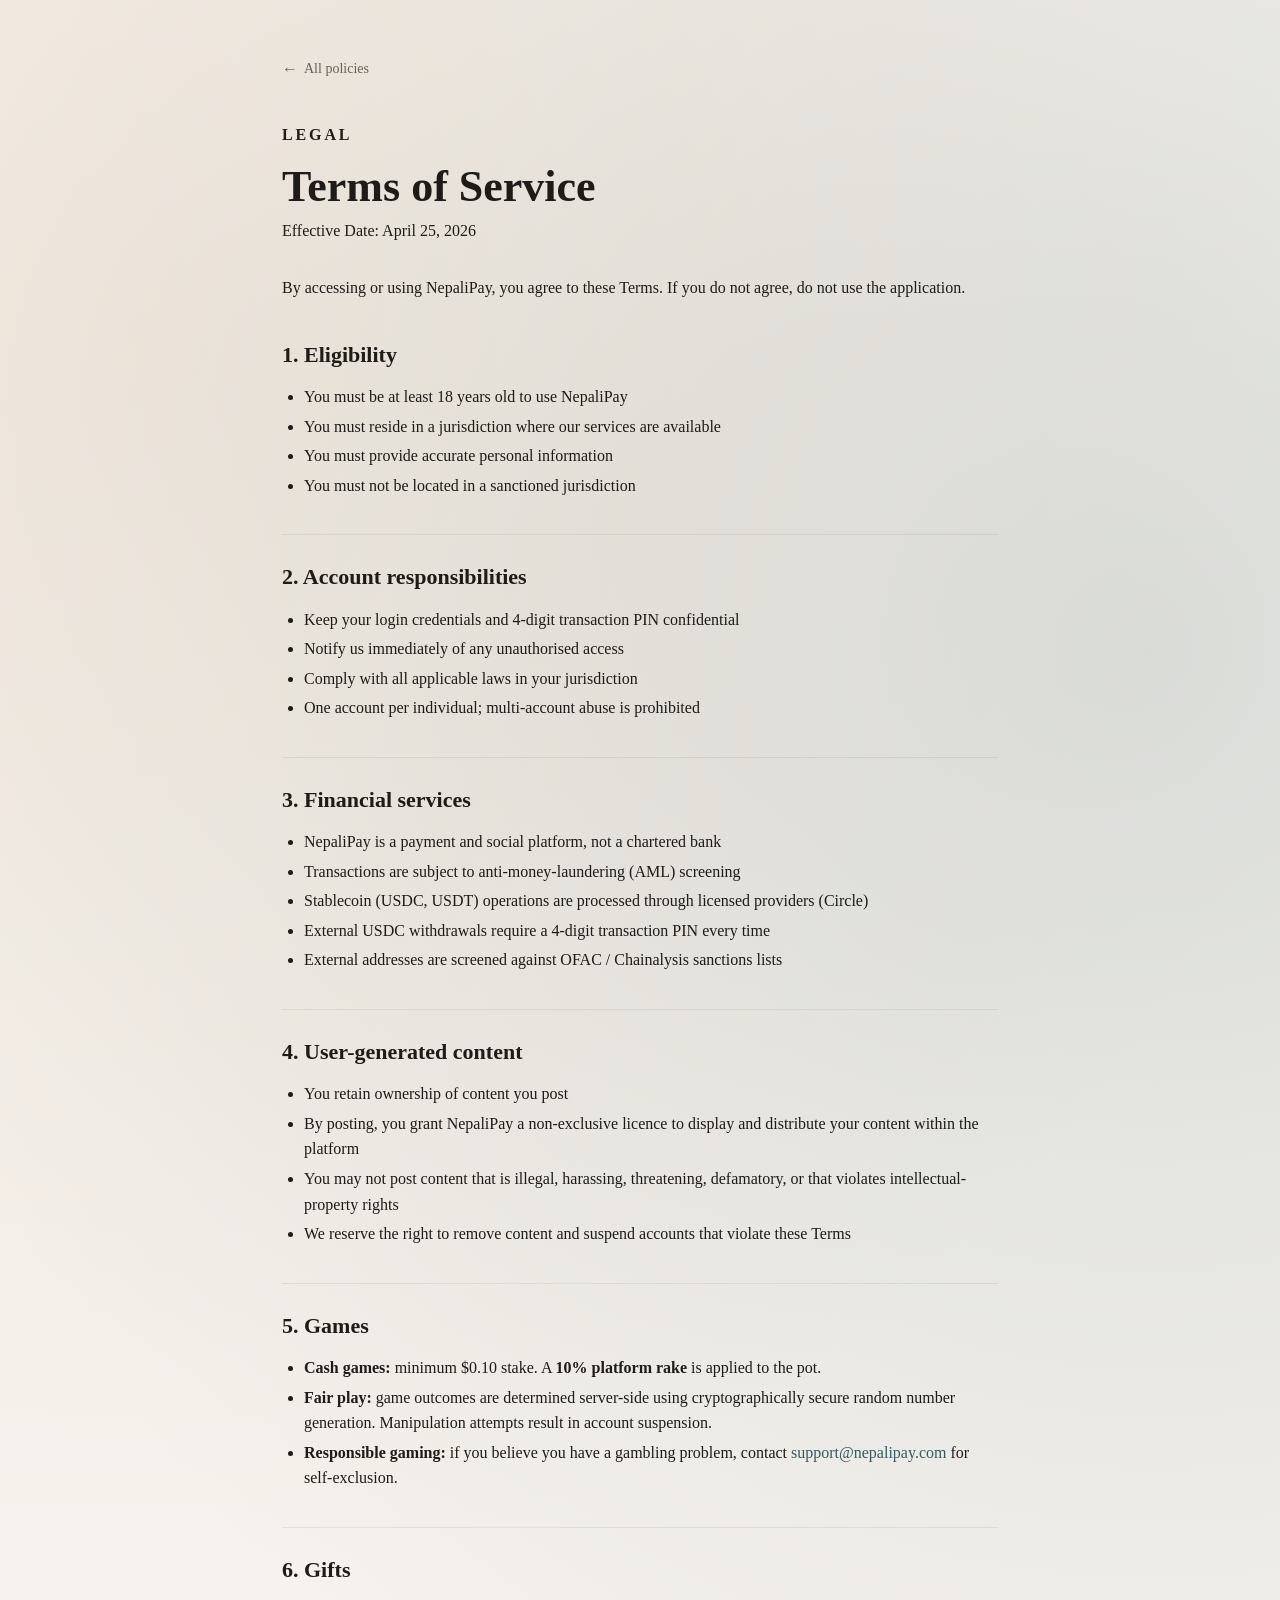
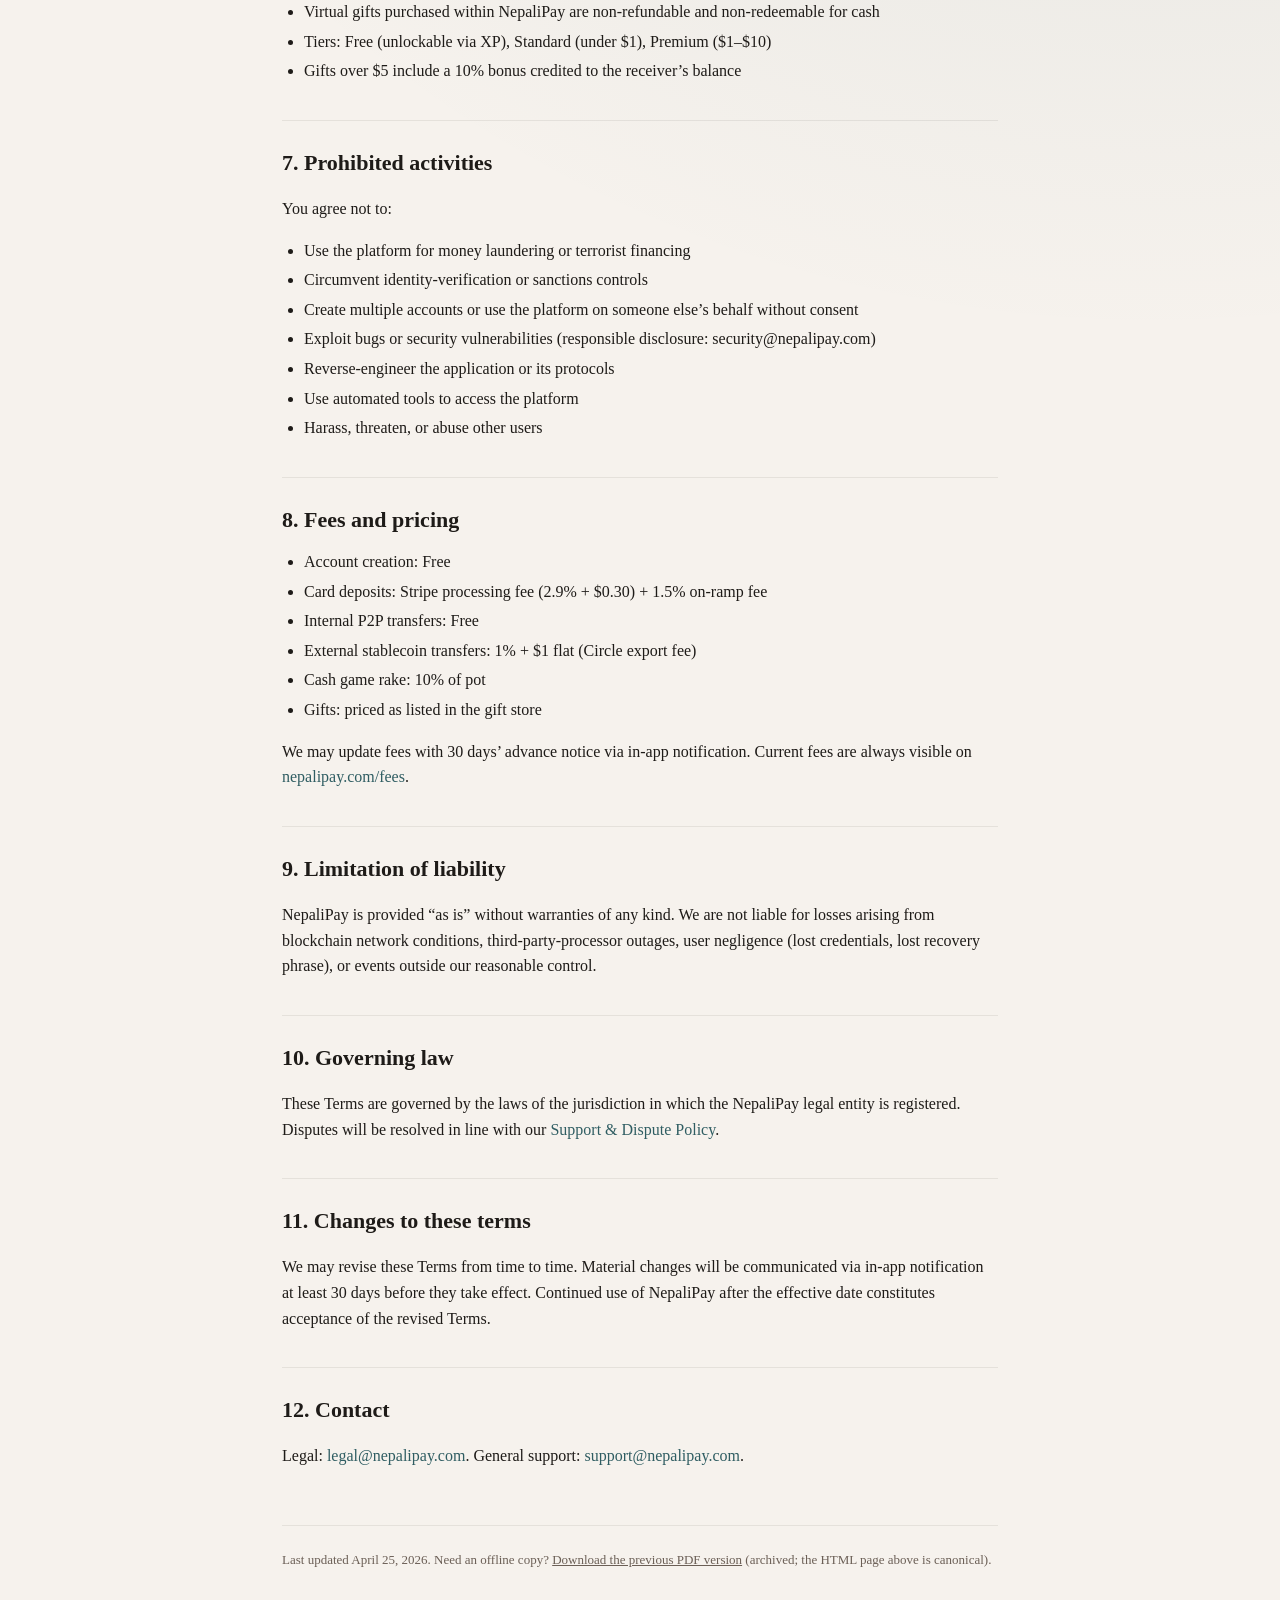
<file: terms.html>
<!doctype html>
<html lang="en">
  <head>
    <meta charset="utf-8" />
    <meta name="viewport" content="width=device-width, initial-scale=1" />
    <title>Terms of Service — NepaliPay</title>
    <meta name="description" content="Terms and conditions for using the NepaliPay platform." />
    <link rel="stylesheet" href="assets/doc.css" />
  </head>
  <body>
    <article class="doc">
      <a href="index.html" class="doc-back">All policies</a>

      <p class="doc-eyebrow">Legal</p>
      <h1>Terms of Service</h1>
      <p class="doc-meta">Effective Date: April 25, 2026</p>

      <p>
        By accessing or using NepaliPay, you agree to these Terms. If you do not agree, do not
        use the application.
      </p>

      <h2>1. Eligibility</h2>
      <ul>
        <li>You must be at least 18 years old to use NepaliPay</li>
        <li>You must reside in a jurisdiction where our services are available</li>
        <li>You must provide accurate personal information</li>
        <li>You must not be located in a sanctioned jurisdiction</li>
      </ul>

      <h2>2. Account responsibilities</h2>
      <ul>
        <li>Keep your login credentials and 4-digit transaction PIN confidential</li>
        <li>Notify us immediately of any unauthorised access</li>
        <li>Comply with all applicable laws in your jurisdiction</li>
        <li>One account per individual; multi-account abuse is prohibited</li>
      </ul>

      <h2>3. Financial services</h2>
      <ul>
        <li>NepaliPay is a payment and social platform, not a chartered bank</li>
        <li>Transactions are subject to anti-money-laundering (AML) screening</li>
        <li>Stablecoin (USDC, USDT) operations are processed through licensed providers (Circle)</li>
        <li>External USDC withdrawals require a 4-digit transaction PIN every time</li>
        <li>External addresses are screened against OFAC / Chainalysis sanctions lists</li>
      </ul>

      <h2>4. User-generated content</h2>
      <ul>
        <li>You retain ownership of content you post</li>
        <li>
          By posting, you grant NepaliPay a non-exclusive licence to display and distribute your
          content within the platform
        </li>
        <li>
          You may not post content that is illegal, harassing, threatening, defamatory, or that
          violates intellectual-property rights
        </li>
        <li>
          We reserve the right to remove content and suspend accounts that violate these Terms
        </li>
      </ul>

      <h2>5. Games</h2>
      <ul>
        <li>
          <strong>Cash games:</strong> minimum $0.10 stake. A
          <strong>10% platform rake</strong> is applied to the pot.
        </li>
        <li>
          <strong>Fair play:</strong> game outcomes are determined server-side using
          cryptographically secure random number generation. Manipulation attempts result in
          account suspension.
        </li>
        <li>
          <strong>Responsible gaming:</strong> if you believe you have a gambling problem,
          contact <a href="mailto:support@nepalipay.com">support@nepalipay.com</a> for
          self-exclusion.
        </li>
      </ul>

      <h2>6. Gifts</h2>
      <ul>
        <li>Virtual gifts purchased within NepaliPay are non-refundable and non-redeemable for cash</li>
        <li>Tiers: Free (unlockable via XP), Standard (under $1), Premium ($1–$10)</li>
        <li>Gifts over $5 include a 10% bonus credited to the receiver&rsquo;s balance</li>
      </ul>

      <h2>7. Prohibited activities</h2>
      <p>You agree not to:</p>
      <ul>
        <li>Use the platform for money laundering or terrorist financing</li>
        <li>Circumvent identity-verification or sanctions controls</li>
        <li>Create multiple accounts or use the platform on someone else&rsquo;s behalf without consent</li>
        <li>Exploit bugs or security vulnerabilities (responsible disclosure: security@nepalipay.com)</li>
        <li>Reverse-engineer the application or its protocols</li>
        <li>Use automated tools to access the platform</li>
        <li>Harass, threaten, or abuse other users</li>
      </ul>

      <h2>8. Fees and pricing</h2>
      <ul>
        <li>Account creation: Free</li>
        <li>Card deposits: Stripe processing fee (2.9% + $0.30) + 1.5% on-ramp fee</li>
        <li>Internal P2P transfers: Free</li>
        <li>External stablecoin transfers: 1% + $1 flat (Circle export fee)</li>
        <li>Cash game rake: 10% of pot</li>
        <li>Gifts: priced as listed in the gift store</li>
      </ul>
      <p>
        We may update fees with 30 days&rsquo; advance notice via in-app notification. Current
        fees are always visible on
        <a href="https://nepalipay.com/fees">nepalipay.com/fees</a>.
      </p>

      <h2>9. Limitation of liability</h2>
      <p>
        NepaliPay is provided &ldquo;as is&rdquo; without warranties of any kind. We are not
        liable for losses arising from blockchain network conditions, third-party-processor
        outages, user negligence (lost credentials, lost recovery phrase), or events outside our
        reasonable control.
      </p>

      <h2>10. Governing law</h2>
      <p>
        These Terms are governed by the laws of the jurisdiction in which the NepaliPay legal
        entity is registered. Disputes will be resolved in line with our
        <a href="dispute.html">Support &amp; Dispute Policy</a>.
      </p>

      <h2>11. Changes to these terms</h2>
      <p>
        We may revise these Terms from time to time. Material changes will be communicated via
        in-app notification at least 30 days before they take effect. Continued use of NepaliPay
        after the effective date constitutes acceptance of the revised Terms.
      </p>

      <h2>12. Contact</h2>
      <p>
        Legal: <a href="mailto:legal@nepalipay.com">legal@nepalipay.com</a>. General support:
        <a href="mailto:support@nepalipay.com">support@nepalipay.com</a>.
      </p>

      <div class="doc-foot">
        Last updated April 25, 2026.
        Need an offline copy? <a href="TERMS_OF_SERVICE.pdf">Download the previous PDF version</a>
        (archived; the HTML page above is canonical).
      </div>
    </article>
  </body>
</html>
</file>
<file: assets/doc.css>
/* Shared styles for policy.nepalipay.com pages.
   Match the index.html palette + serif typography so the policy
   subdomain reads like a unified document set. */

:root {
  --bg: #f6f2ed;
  --ink: #1e1b18;
  --muted: #6b5f56;
  --card: #fffaf4;
  --accent: #2f5d62;
  --accent-2: #b47b45;
  --rule: rgba(30, 27, 24, 0.08);
  --shadow: 0 10px 30px rgba(30, 27, 24, 0.12);
  --radius: 16px;
}

* {
  box-sizing: border-box;
}

body {
  margin: 0;
  font-family: "Source Serif 4", "Spectral", "Georgia", serif;
  color: var(--ink);
  background: radial-gradient(circle at 10% 10%, rgba(180, 123, 69, 0.10), transparent 40%),
    radial-gradient(circle at 90% 20%, rgba(47, 93, 98, 0.14), transparent 45%),
    var(--bg);
  min-height: 100vh;
  line-height: 1.6;
}

a {
  color: var(--accent);
  text-decoration: none;
}
a:hover,
a:focus {
  text-decoration: underline;
}

/* Document layout */
.doc {
  max-width: 760px;
  margin: 0 auto;
  padding: 56px 22px 96px;
}

.doc-back {
  display: inline-flex;
  align-items: center;
  gap: 6px;
  color: var(--muted);
  font-size: 14px;
  margin-bottom: 24px;
}
.doc-back::before {
  content: "←";
  font-size: 16px;
}

.doc-eyebrow {
  text-transform: uppercase;
  letter-spacing: 0.18em;
  font-size: 11px;
  color: var(--accent-2);
  font-weight: 600;
}

.doc h1 {
  margin: 12px 0 6px;
  font-size: clamp(30px, 4vw, 44px);
  line-height: 1.1;
}

.doc-meta {
  margin: 0 0 32px;
  color: var(--muted);
  font-size: 14px;
}

.doc h2 {
  margin: 36px 0 12px;
  font-size: 22px;
  border-top: 1px solid var(--rule);
  padding-top: 24px;
}
.doc h2:first-of-type {
  border-top: none;
  padding-top: 0;
}

.doc h3 {
  margin: 22px 0 8px;
  font-size: 16px;
  color: var(--ink);
}

.doc p,
.doc li {
  font-size: 16px;
  color: var(--ink);
}

.doc ul,
.doc ol {
  padding-left: 22px;
  margin: 8px 0 14px;
}

.doc li {
  margin: 4px 0;
}

.doc strong {
  color: var(--ink);
}

.doc blockquote {
  background: var(--card);
  border-left: 3px solid var(--accent-2);
  margin: 24px 0;
  padding: 12px 18px;
}

.doc blockquote p {
  margin: 0;
}

.doc table {
  border-collapse: collapse;
  display: block;
  margin: 14px 0 24px;
  max-width: 100%;
  overflow-x: auto;
  width: max-content;
}

.doc th,
.doc td {
  border: 1px solid var(--rule);
  min-width: 110px;
  padding: 9px 12px;
  text-align: left;
  vertical-align: top;
}

.doc th {
  background: var(--card);
}

.doc td:first-child {
  min-width: 180px;
}

.doc-callout {
  background: var(--card);
  border-radius: var(--radius);
  padding: 18px 20px;
  box-shadow: var(--shadow);
  margin: 24px 0;
}

.doc-callout p {
  margin: 0;
  font-size: 14px;
  color: var(--muted);
}

.doc-foot {
  margin-top: 56px;
  padding-top: 24px;
  border-top: 1px solid var(--rule);
  color: var(--muted);
  font-size: 13px;
}

.doc-foot a {
  color: var(--muted);
  text-decoration: underline;
}

/* Print-friendly: drop the gradient + add page margins */
@media print {
  body {
    background: white;
  }
  .doc-back,
  .doc-foot {
    display: none;
  }
  .doc {
    padding: 0;
  }
  .doc table {
    display: table;
    width: 100%;
  }
}
</file>
